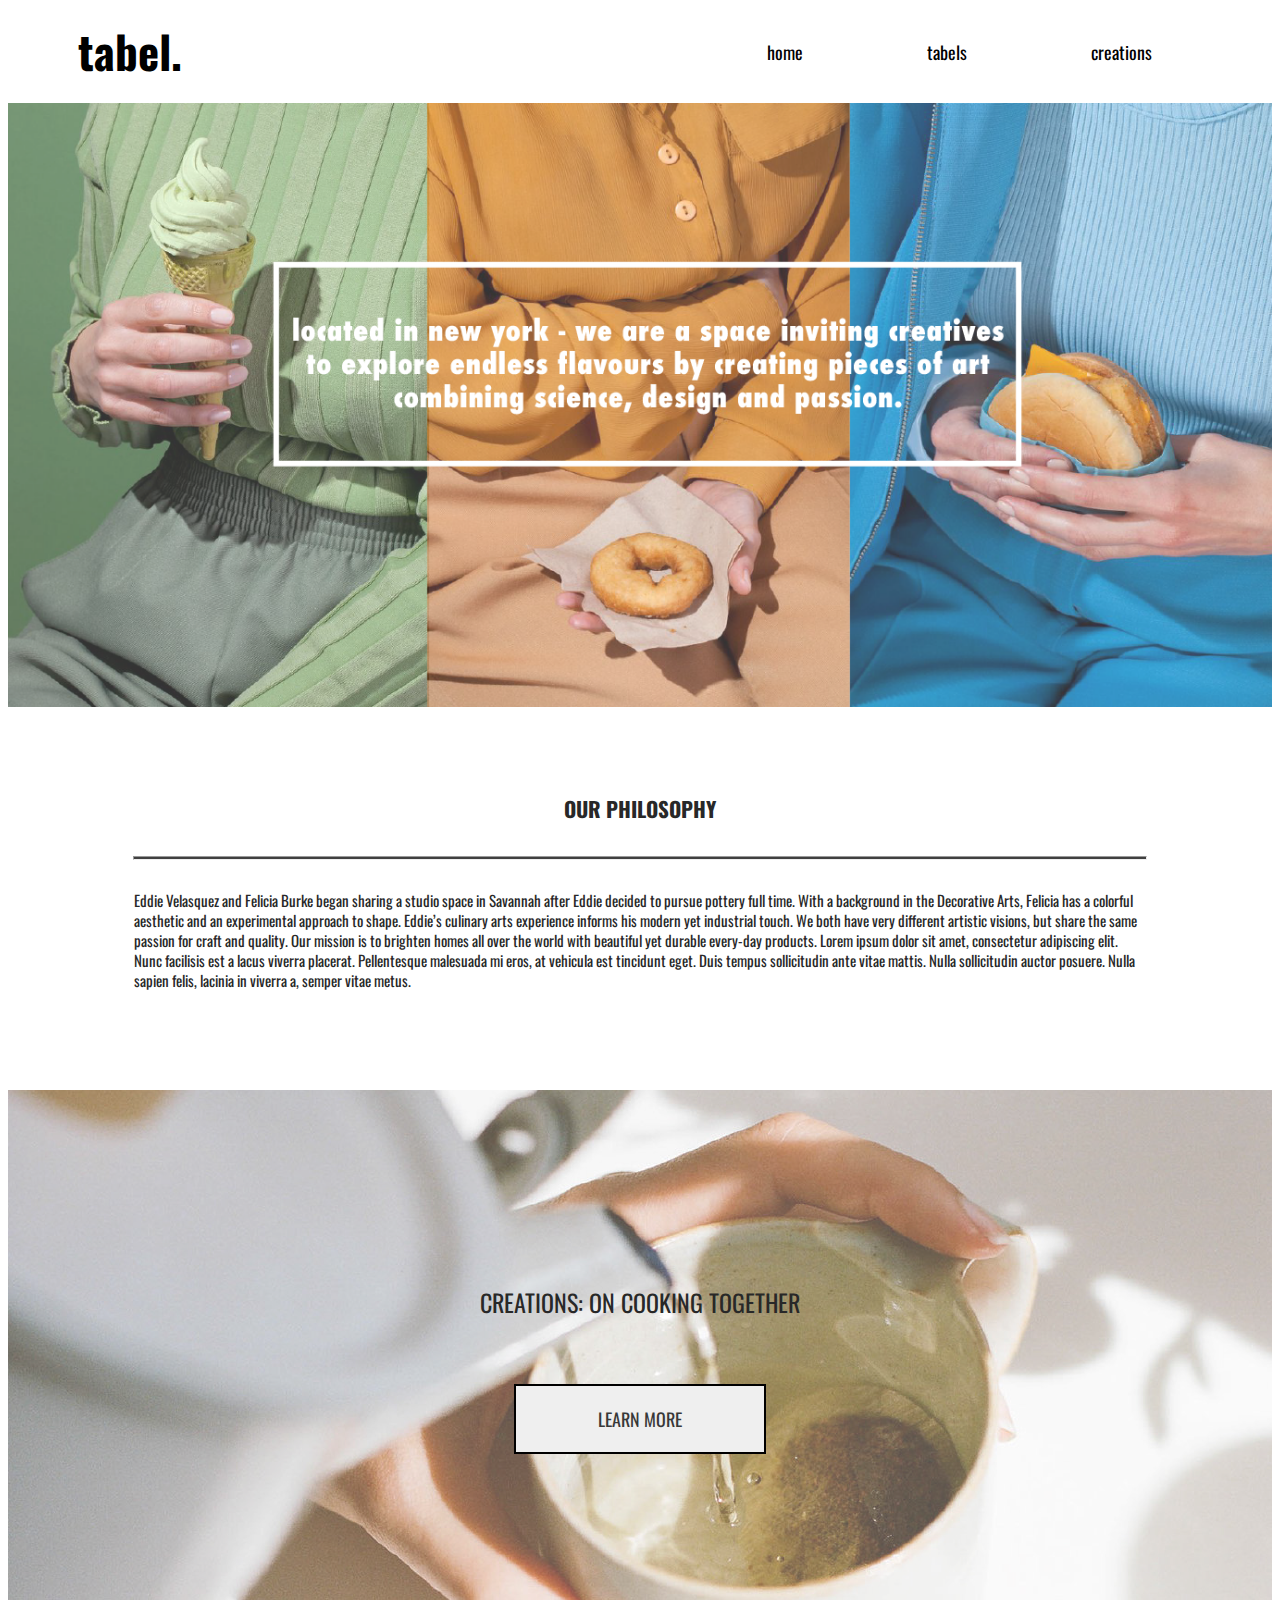
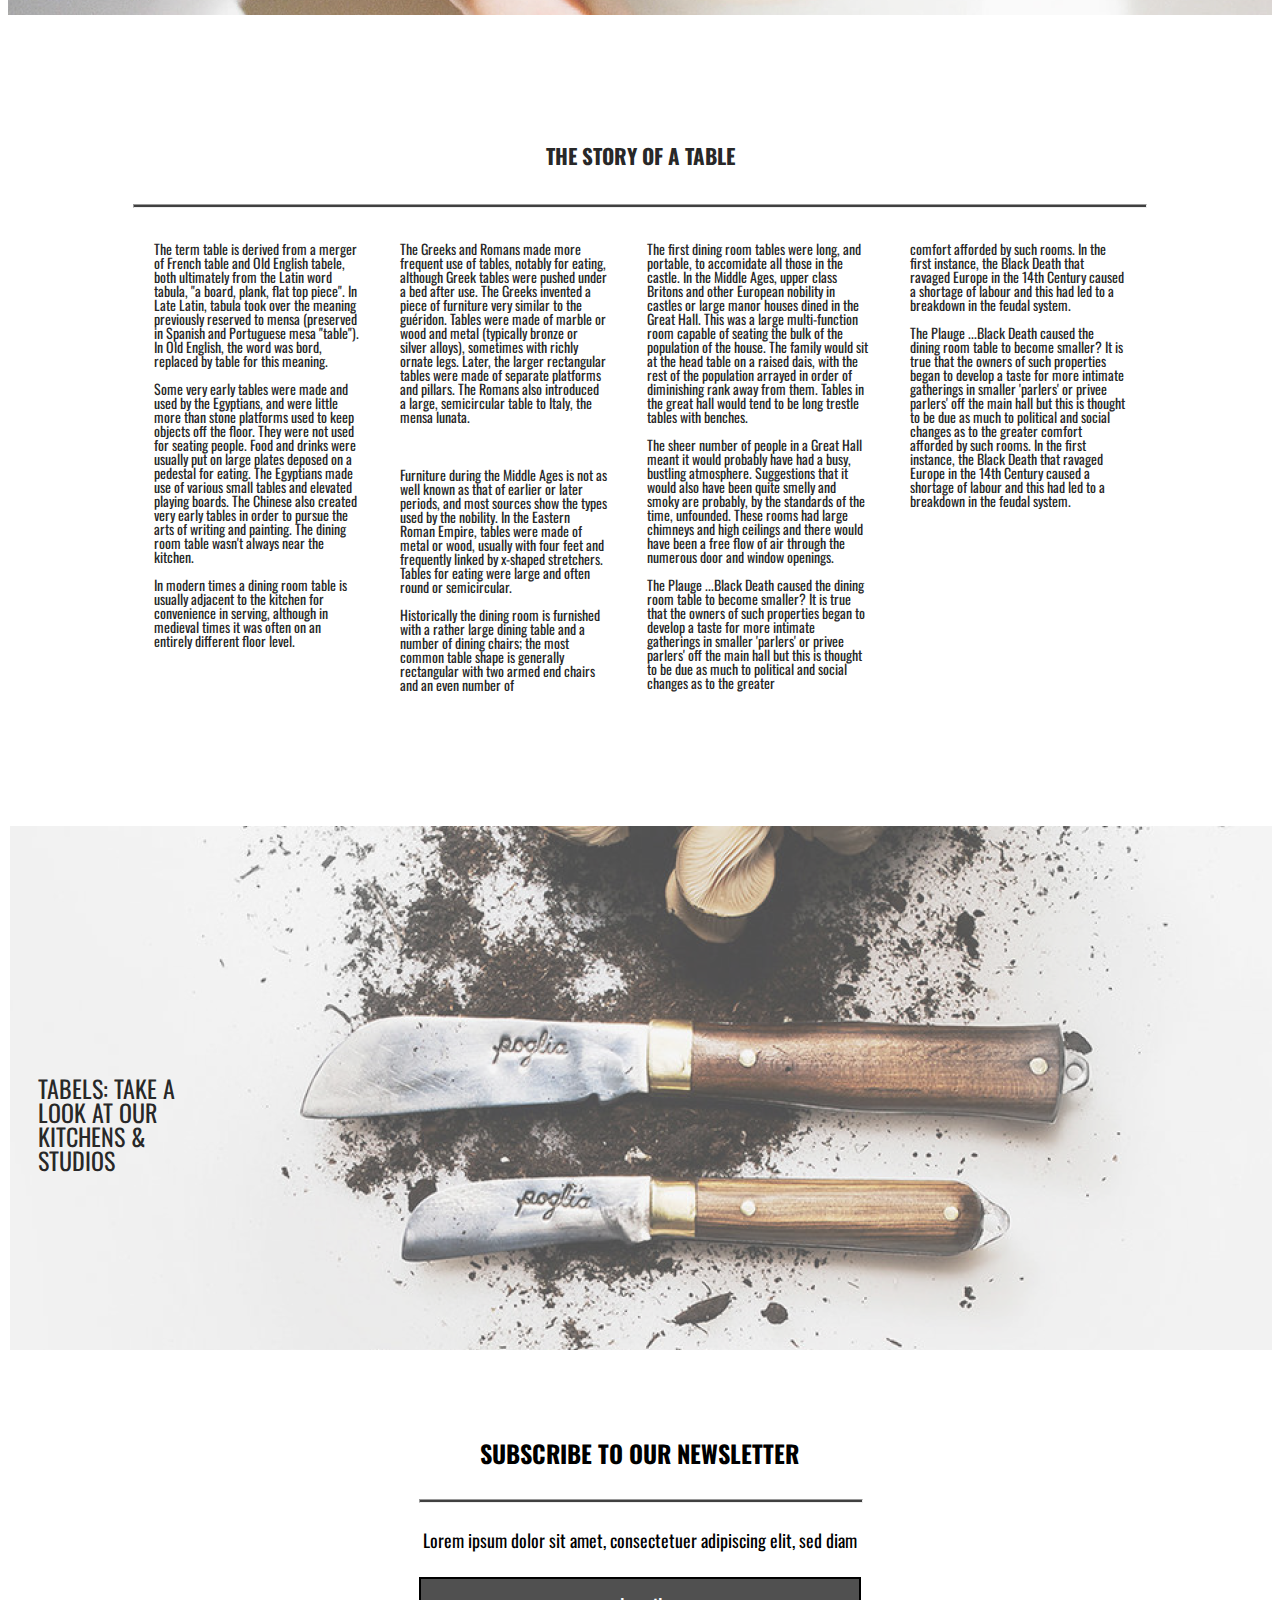
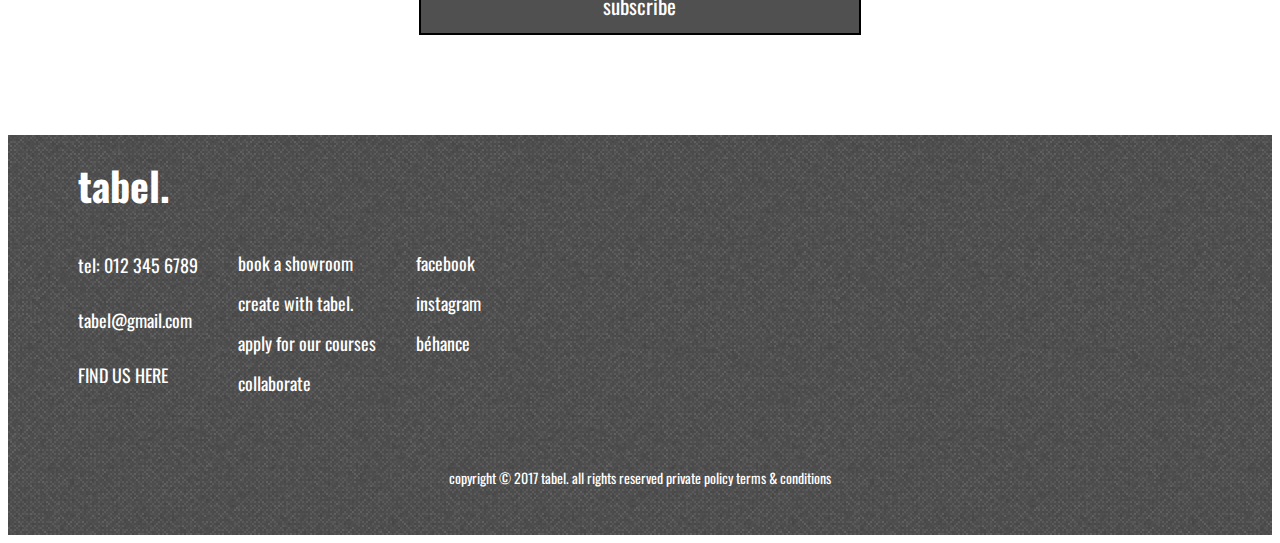
<file: index.html>
<!DOCTYPE html>
<html lang="en">
<head>

  <!-- meta data = brains --> 

  <meta charset="UTF-8">
  <meta name="description" content="Responsive Website">
  <meta name="keywords" content="responsive,tabel,HTML,CSS">
  <meta name="author" content="Larisa Armstrong">
  <meta name="viewport" content="width=device-width, initial-scale=1.0">
	
	<title>tabel.</title>

  <!-- css link -->
  <link rel="stylesheet" type="text/css" href="css/styles.css">
  <link rel="stylesheet" href="icons/css/font-awesome.min.css">

  <!-- fonts link --> 
  <link href="https://fonts.googleapis.com/css?family=Amatic+SC|Oswald|Sue+Ellen+Francisco" rel="stylesheet">

  <!--[if lt IE 9]>
  <script src="bower_components/html5shiv/dist/html5shiv.js"></script>
  <![endif]-->

</head>
<body>

	<header>

	<!-- main header area -->

	<h1 class="logo" ><strong> tabel. </strong></h1>
	<nav class="normal">
		<ul>
			<li><a href="index.html">home</a></li>
			<li class="menu-mobile"><a href="tabels.html">tabels</a></li>
			<li><a href="creations.html">creations</a></li>
		</ul>
	</nav>

<!-- drop down menu for mobile -->

<nav class="mobileMenu">

 <div class="hamMenu_icon" onclick="toggleNav()">
<a href="#" class="icon"><i class="fa fa-bars fa-3x"></i></a>
         
</div>

<center><h1 class="logo-mobile" ><strong> tabel. </strong></h1></center> 
  <div class="hamMenu"> 
             
    <ul>
      <li> <a> home </a> </li>
      <li> <a href="tabels.html"> tabels </a> </li>
      <li> <a href="creations.html"> creations </a> </li>
    </ul>
  </div>

</nav>

  <!-- header home image -->

  <img src="img/homeimage.png" class="home">
  <img src="img/mobilehome.png" class="tablet-home">
  

<div class="heading-container">
<h2><strong> OUR PHILOSOPHY </strong></h2>
</div>
<hr>
<div class="philosophy">
<p class="philosophy-text">Eddie Velasquez and Felicia Burke began sharing a studio space in Savannah after Eddie decided to pursue pottery full time. With a background in the Decorative Arts, Felicia has a colorful aesthetic and an experimental approach to shape. Eddie’s culinary arts experience informs his modern yet industrial touch. We both have very different artistic visions, but share the same passion for craft and quality. Our mission is to brighten homes all over the world with beautiful yet durable every-day products. Lorem ipsum dolor sit amet, consectetur adipiscing elit. Nunc facilisis est a lacus viverra placerat. Pellentesque malesuada mi eros, at vehicula est tincidunt eget. Duis tempus sollicitudin ante vitae mattis. Nulla sollicitudin auctor posuere. Nulla sapien felis, lacinia in viverra a, semper vitae metus.</p>
</div>

<div class="philosophy-mobile">
<p class="philosophy-text-mob">Eddie Velasquez and Felicia Burke began sharing a studio space in Savannah after Eddie decided to pursue pottery full time. With a background in the Decorative Arts, Felicia has a colorful aesthetic and an experimental approach to shape. Eddie’s culinary arts experience informs his modern yet industrial touch. </p>
</div>

<div class="creations-container">
<p class="creations-heading"> CREATIONS: ON COOKING TOGETHER </p>
  <div class="learn-button">
  <a href="#"><button class="learn-more"> LEARN MORE </button></a>
  </div>
</div>

  </header>

<!-- home text --> 

<div class="heading-container">
<h2><strong> THE STORY OF A TABLE </strong></h2>
</div>
<hr>
  <div class="text-container">
   <div class="text">
      <div class="text-tablet">
        <p class="p-desk">The term table is derived from a merger of French table and Old English tabele, both ultimately from the Latin word tabula, "a board, plank, flat top piece". In Late Latin, tabula took over the meaning previously reserved to mensa (preserved in Spanish and Portuguese mesa "table"). In Old English, the word was bord, replaced by table for this meaning.</p>

        <p class="mobile-text">Some very early tables were made and used by the Egyptians, and were little more than stone platforms used to keep objects off the floor. They were not used for seating people. Food and drinks were usually put on large plates deposed on a pedestal for eating. The Egyptians made use of various small tables and elevated playing boards. The Chinese also created very early tables in order to pursue the arts of writing and painting. The dining room table wasn't always near the kitchen.</p>
        <p class="p-desk">In modern times a dining room table is usually adjacent to the kitchen for convenience in serving, although in medieval times it was often on an entirely different floor level.</p> 
      </div>
      <div class="text-tablet">
      <p class="tab-text">The Greeks and Romans made more frequent use of tables, notably for eating, although Greek tables were pushed under a bed after use. The Greeks invented a piece of furniture very similar to the guéridon. Tables were made of marble or wood and metal (typically bronze or silver alloys), sometimes with richly ornate legs. Later, the larger rectangular tables were made of separate platforms and pillars. The Romans also introduced a large, semicircular table to Italy, the mensa lunata.</p>
      <a href="#"><button class="mobile-read">read more...</button></a>
      <br>
      <p class="p-desk">Furniture during the Middle Ages is not as well known as that of earlier or later periods, and most sources show the types used by the nobility. In the Eastern Roman Empire, tables were made of metal or wood, usually with four feet and frequently linked by x-shaped stretchers. Tables for eating were large and often round or semicircular.</p> 

      <p class="p-desk">Historically the dining room is furnished with a rather large dining table and a number of dining chairs; the most common table shape is generally rectangular with two armed end chairs and an even number of </p>
      </div>
      <div class="text-p">
     <p class="p-desk">The first dining room tables were long, and portable, to accomidate all those in the castle. In the Middle Ages, upper class Britons and other European nobility in castles or large manor houses dined in the Great Hall. This was a large multi-function room capable of seating the bulk of the population of the house. The family would sit at the head table on a raised dais, with the rest of the population arrayed in order of diminishing rank away from them. Tables in the great hall would tend to be long trestle tables with benches.</p>
     <p class="p-desk">The sheer number of people in a Great Hall meant it would probably have had a busy, bustling atmosphere. Suggestions that it would also have been quite smelly and smoky are probably, by the standards of the time, unfounded. These rooms had large chimneys and high ceilings and there would have been a free flow of air through the numerous door and window openings.</p>
      <p class="p-desk">The Plauge ...Black Death caused the dining room table to become smaller?
      It is true that the owners of such properties began to develop a taste for more intimate gatherings in smaller 'parlers' or privee parlers' off the main hall but this is thought to be due as much to political and social changes as to the greater  </p>
      </div>
      <div class="text-p">
      <p class="p-desk">comfort afforded by such rooms. In the first instance, the Black Death that ravaged Europe in the 14th Century caused a shortage of labour and this had led to a breakdown in the feudal system.</p> 

     <p class="p-desk">The Plauge ...Black Death caused the dining room table to become smaller?
      It is true that the owners of such properties began to develop a taste for more intimate gatherings in smaller 'parlers' or privee parlers' off the main hall but this is thought to be due as much to political and social changes as to the greater comfort afforded by such rooms. In the first instance, the Black Death that ravaged Europe in the 14th Century caused a shortage of labour and this had led to a breakdown in the feudal system. </p>
      </div>

   </div>
</div>

<div class="tabels-container">
<a href="#"><p class="tabels-heading"> TABELS: TAKE A LOOK AT OUR KITCHENS 
&amp; STUDIOS </p></a>
</div>

<!-- subscribe area -->

<div id="subscribe">
<h3> SUBSCRIBE TO OUR NEWSLETTER </h3>
<hr class="sub-line">
<p class="lorem"> Lorem ipsum dolor sit amet, consectetuer adipiscing elit, sed diam </p>
<a href="#"><button class="subscribe"> subscribe </button></a>
</div>

<!-- footer area --> 

<footer>

  <section class="section-footer">

    <div class="logo-part">
    <h1 class="logo2">tabel.</h1>
    </div>

    <div class="footer-container">
      <div class="footer-info">
        <div class="contact">
        <p class="contact-text">tel: 012 345 6789 </p>
        <p class="contact-text">tabel@gmail.com</p>
        <a href="https://www.google.co.za/maps/place/New+York+City+Center/@40.7638244,-73.9816471,17z/data=!3m1!4b1!4m5!3m4!1s0x89c258f9cfcb250d:0xdb570ddcb766e3a8!8m2!3d40.7638204!4d-73.9794531?hl=en"><p class="contact-text"> FIND US HERE </p></a>


        </div>

        <div class="middle">
        <ul class="links">
        <li><a href="#"> book a showroom </a></li>
        <li><a href="#"> create with tabel. </a></li>
        <li><a href="#"> apply for our courses </a></li>
        <li><a href="#"> collaborate </a></li>
        </ul>
        </div>
      

        <div class="social">
        <ul class="links">
         <li><a href="#"> facebook </a></li>
         <li><a href="#"> instagram </a></li>
         <li><a href="#"> béhance </a></li>
        </ul>
        </div> 
     </div>
    </div>

  <div class="copyright">
  <p class="copyright-text">copyright &copy; 2017 tabel. all rights reserved  private policy  terms &amp; conditions</p>
  </div>

  </section>


<!-- mobile footer area -->

<section class="section-footer-mobile">

    <div class="logo-part-mobile">
    <h1 class="logo2">tabel.</h1>
    </div>

    <div class="footer-container-mob">
      <div class="footer-info-mob">
        <div class="contact-mob">
        <p class="contact-text-mob">tel: 012 345 6789 </p>
        <p class="contact-text-mob">tabel@gmail.com</p>
        </div>

        <div class="middle-mob">
        <ul class="links-mob">
        <li><a href="#"> book a showroom </a></li>
        <li><a href="#"> create with tabel. </a></li>
        <li><a href="#"> apply for our courses </a></li>
        <li><a href="#"> collaborate </a></li>
        </ul>
        </div>
      

        <div class="social-mob">
        <i class="fa fa-facebook-official fa-2x" aria-hidden="true"></i>
        </div>
        <div class="social-mob">
        <i class="fa fa-instagram fa-2x" aria-hidden="true"></i>
        </div>
        <div class="social-mob">
        <i class="fa fa-behance-square fa-2x" aria-hidden="true"></i>
        </div>
        
      </div>
    </div>



  <div class="copyright-mob">
  <p class="copyright-text-mob">copyright &copy; 2017 tabel. all rights reserved  private policy  terms &amp; conditions</p>
  </div>

  </section>

</footer>

</body>

<script>
  var hamMenu = document.getElementsByClassName('hamMenu') [0];
        var hamIcn = document.getElementsByClassName('hamMenu_icon') [0];
        
        var toggleBool = false;
        
        function toggleNav() {
            
            if (toggleBool === false) {
                OpenNav();
                
            }else if (toggleBool == true) {
                CloseNav();
            }
        }
        
        function OpenNav() {
            hamMenu.style.width = "50%";
            hamIcn.style.transform = "rotate(90deg)";
            toggleBool = true;
           
        }
        
        function CloseNav() {
            hamMenu.style.width = "0%";
            hamIcn.style.transform = "rotate(0deg)";
            toggleBool = false;

    
        }

</script>

</html>
</file>
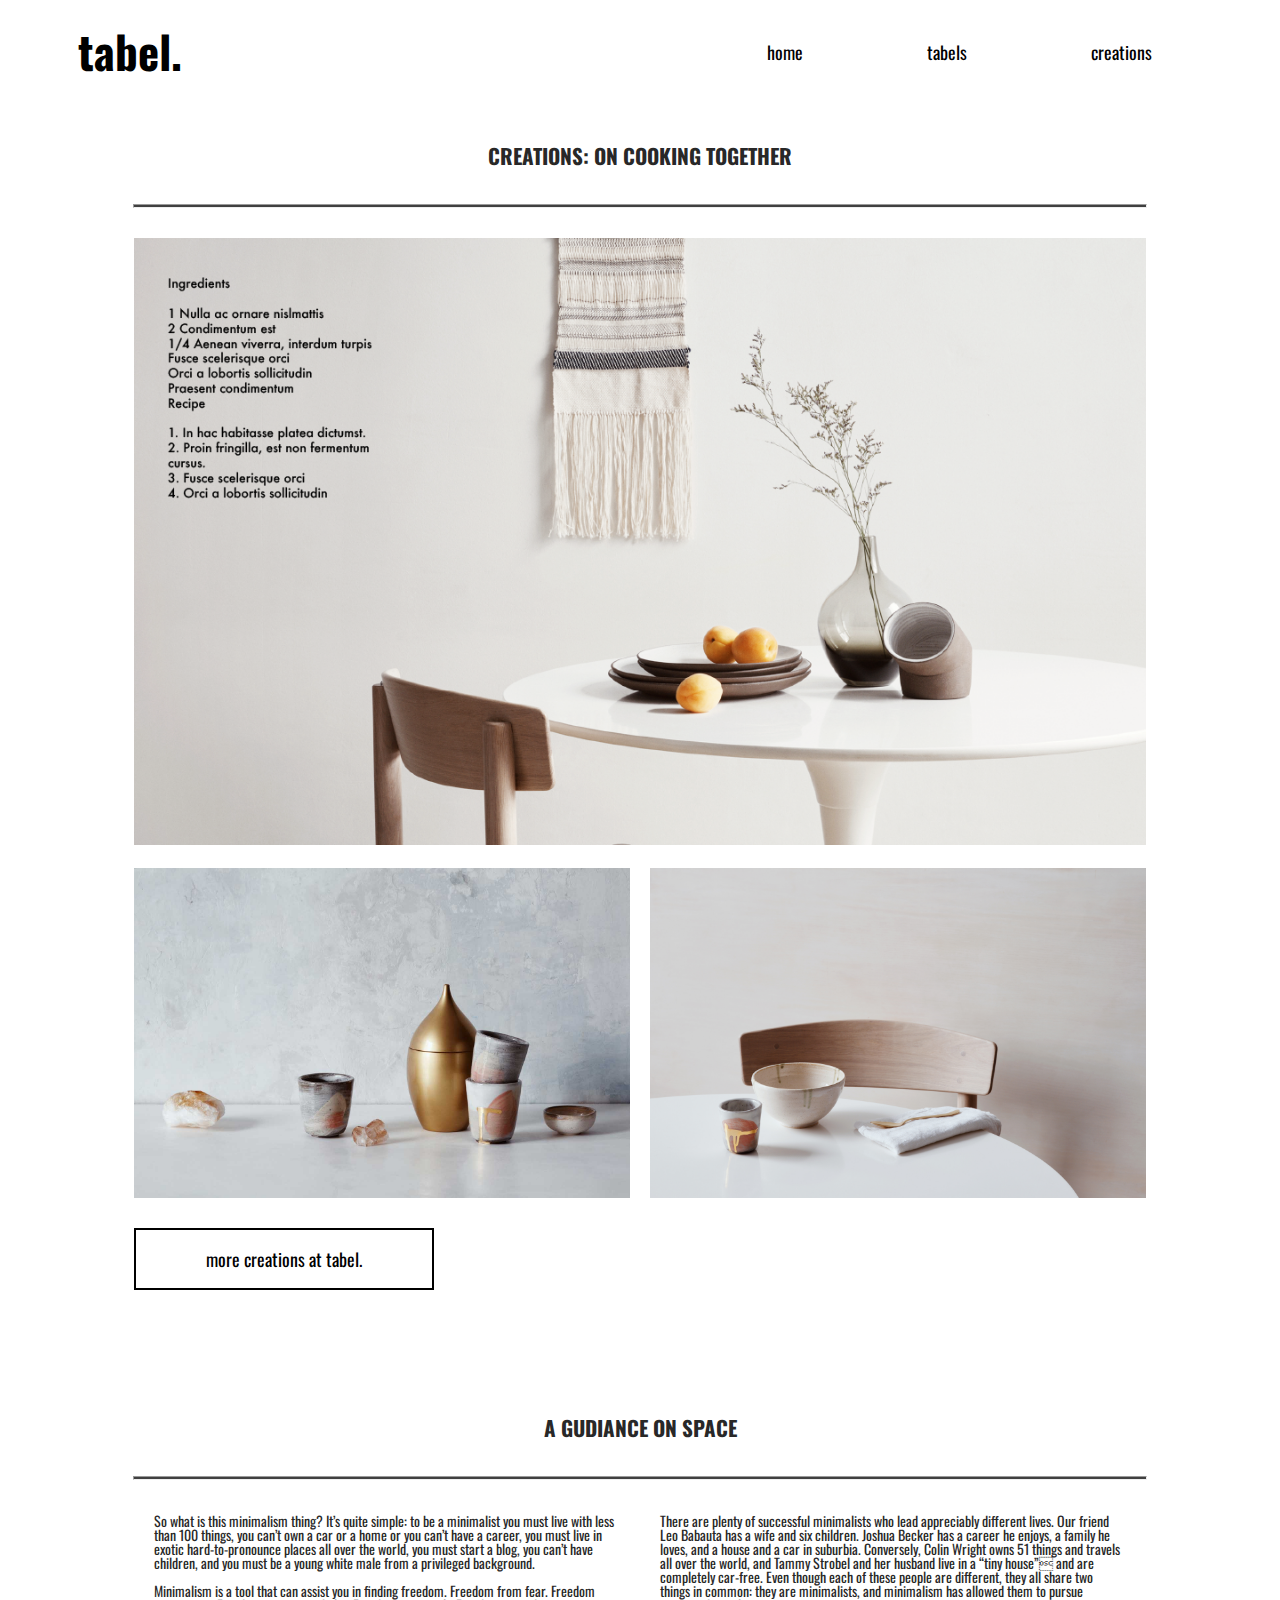
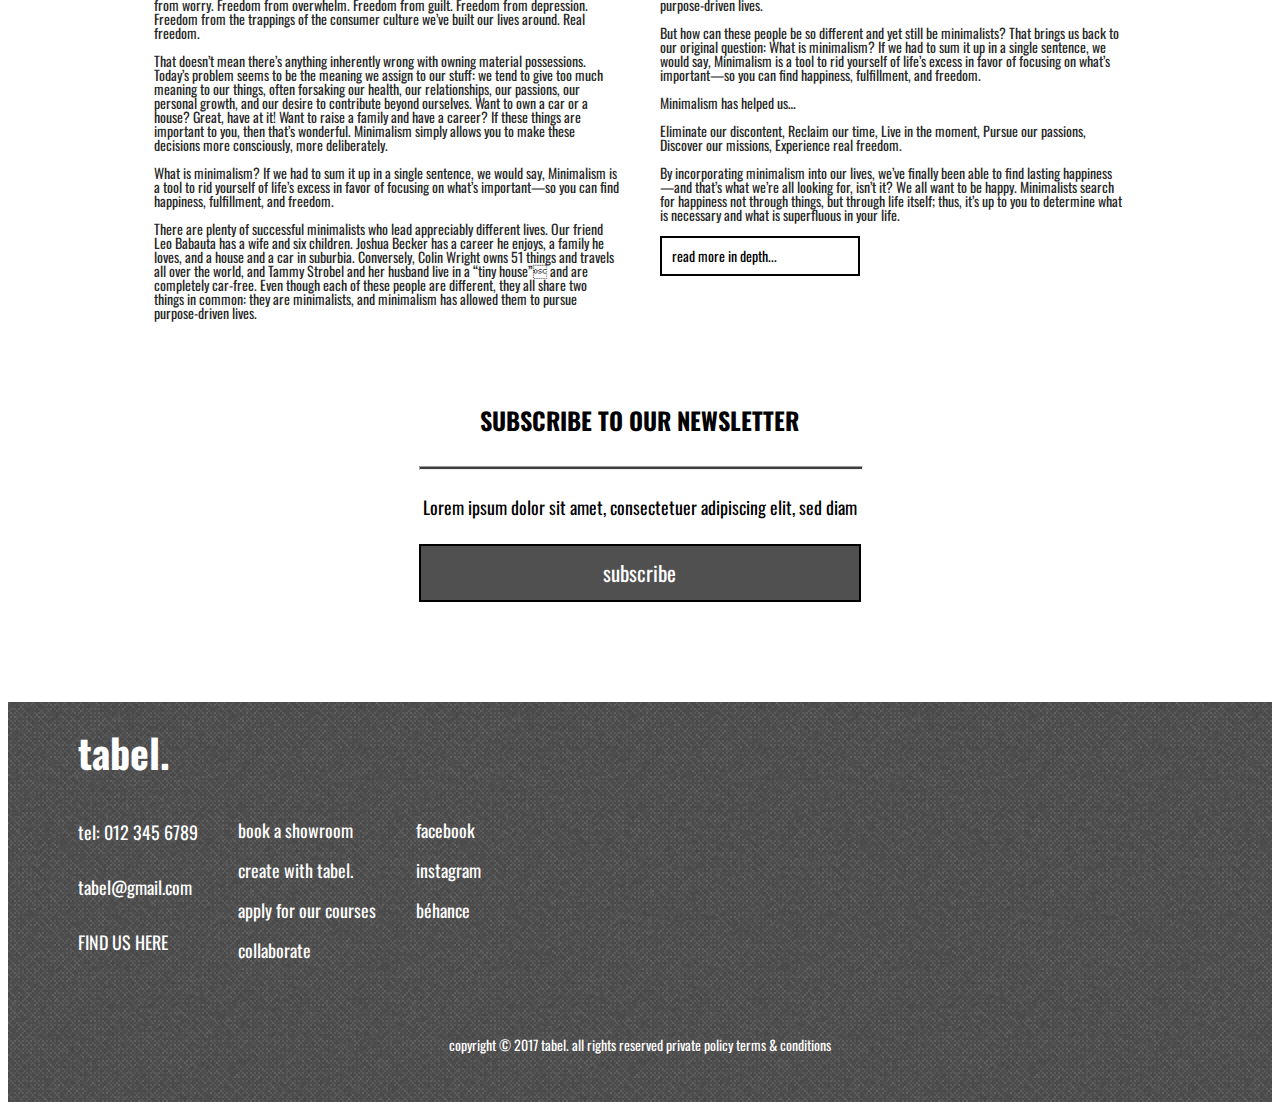
<file: creations.html>
<!DOCTYPE html>
<html lang="en">
<head>

  <!-- meta data = brains --> 

  <meta charset="UTF-8">
  <meta name="description" content="Responsive Website">
  <meta name="keywords" content="responsive,tabel,HTML,CSS">
  <meta name="author" content="Larisa Armstrong">
  <meta name="viewport" content="width=device-width, initial-scale=1.0">
	
	<title>tabel.</title>

  <!-- css link -->
  <link rel="stylesheet" type="text/css" href="css/styles.css">
  <link rel="stylesheet" href="icons/css/font-awesome.min.css">

  <!-- fonts link --> 
  <link href="https://fonts.googleapis.com/css?family=Amatic+SC|Oswald|Sue+Ellen+Francisco" rel="stylesheet">

  <!--[if lt IE 9]>
  <script src="bower_components/html5shiv/dist/html5shiv.js"></script>
  <![endif]-->

</head>
<body>

	<header>

	<!-- main header area -->

  <h1 class="logo" ><strong> tabel. </strong></h1>
  <nav class="normal">
    <ul>
      <li><a href="index.html">home</a></li>
      <li class="menu-mobile"><a href="tabels.html">tabels</a></li>
      <li><a href="creations.html">creations</a></li>
    </ul>
  </nav>

  <!-- drop down menu for mobile -->

<nav class="mobileMenu">
 <div class="hamMenu_icon" onclick="toggleNav()">
<a href="#" class="icon"><i class="fa fa-bars fa-3x"></i></a>
         
</div>

<center><h1 class="logo-mobile" ><strong> tabel. </strong></h1></center> 
  <div class="hamMenu"> 
    <ul>
        <li> <a href="index.html"> home </a> </li>
        <li> <a href="tabels.html"> tabels </a> </li>
        <li> <a href="creations.html"> creations </a> </li>
    </ul>
  </div>
</nav>

	
<!-- creations area -->

  <div class="headingcontainer2">
  <h2><strong> CREATIONS: ON COOKING TOGETHER </strong></h2>
  </div>
  <hr class="tabelheading">

  <div class="creation1">
    <a href="#"><img src="img/creation1.png" class="creation-pic-1"></a>
  </div>
  <div class="creation1-mobile">
    <a href="#"><img src="img/mobile-creation.png" class="creation-pic-2"></a>
  </div>

  <div class="pic-container">
    <img src="img/clay7.jpg" class="pic1">
    <img src="img/clay1.jpg" class="pic2"> 
  </div>

  <a href="#"><button class="more-creations"> more creations at tabel. </button></a>
	</header>

<div class="heading-container">
<h2><strong> A GUDIANCE ON SPACE </strong></h2>
</div>
<hr>
  <div class="text-container2">
   <div class="text-item">
     <p class="guide1">So what is this minimalism thing? It’s quite simple: to be a minimalist you must live with less than 100 things, you can’t own a car or a home or you can’t have a career, you must live in exotic hard-to-pronounce places all over the world, you must start a blog, you can’t have children, and you must be a young white male from a privileged background.</p>

     <p class="guide1">Minimalism is a tool that can assist you in finding freedom. Freedom from fear. Freedom from worry. Freedom from overwhelm. Freedom from guilt. Freedom from depression. Freedom from the trappings of the consumer culture we’ve built our lives around. Real freedom.</p>

    <p class="guide2">That doesn’t mean there’s anything inherently wrong with owning material possessions. Today’s problem seems to be the meaning we assign to our stuff: we tend to give too much meaning to our things, often forsaking our health, our relationships, our passions, our personal growth, and our desire to contribute beyond ourselves. Want to own a car or a house? Great, have at it! Want to raise a family and have a career? If these things are important to you, then that’s wonderful. Minimalism simply allows you to make these decisions more consciously, more deliberately.</p>

    <p class="guide2">What is minimalism? If we had to sum it up in a single sentence, we would say, Minimalism is a tool to rid yourself of life’s excess in favor of focusing on what’s important—so you can find happiness, fulfillment, and freedom.</p>

    <p class="guide2">There are plenty of successful minimalists who lead appreciably different lives. Our friend Leo Babauta has a wife and six children. Joshua Becker has a career he enjoys, a family he loves, and a house and a car in suburbia. Conversely, Colin Wright owns 51 things and travels all over the world, and Tammy Strobel and her husband live in a “tiny house” and are completely car-free. Even though each of these people are different, they all share two things in common: they are minimalists, and minimalism has allowed them to pursue purpose-driven lives.</p>
  </div>
  <div class="text-item2">
    <p class="guide1">There are plenty of successful minimalists who lead appreciably different lives. Our friend Leo Babauta has a wife and six children. Joshua Becker has a career he enjoys, a family he loves, and a house and a car in suburbia. Conversely, Colin Wright owns 51 things and travels all over the world, and Tammy Strobel and her husband live in a “tiny house” and are completely car-free. Even though each of these people are different, they all share two things in common: they are minimalists, and minimalism has allowed them to pursue purpose-driven lives.</p>

    <p class="guide2">But how can these people be so different and yet still be minimalists? That brings us back to our original question: What is minimalism? If we had to sum it up in a single sentence, we would say, Minimalism is a tool to rid yourself of life’s excess in favor of focusing on what’s important—so you can find happiness, fulfillment, and freedom.</p>

    <p class="guide2">Minimalism has helped us…</p>

    <p class="guide2">Eliminate our discontent, Reclaim our time, Live in the moment, Pursue our passions, Discover our missions, Experience real freedom.</p>

    <p class="guide2">By incorporating minimalism into our lives, we’ve finally been able to find lasting happiness—and that’s what we’re all looking for, isn’t it? We all want to be happy. Minimalists search for happiness not through things, but through life itself; thus, it’s up to you to determine what is necessary and what is superfluous in your life.</p>

    <a href="#"><button class="more-depth"> read more in depth... </button></a>
  
  </div>
  </div>

  <div class="text-item-mob">
     <p class="guide1-mob">So what is this minimalism thing? It’s quite simple: to be a minimalist you must live with less than 100 things, you can’t own a car or a home or you can’t have a career, you must live in exotic hard-to-pronounce places all over the world, you must start a blog, you can’t have children, and you must be a young white male from a privileged background.</p>
    </div>

  <a href="#"><button class="more-depth-mob"> read more in depth... </button></a>

  

<!-- subscribe area -->

<div id="subscribe">
<h3> SUBSCRIBE TO OUR NEWSLETTER </h3>
<hr class="sub-line">
<p class="lorem"> Lorem ipsum dolor sit amet, consectetuer adipiscing elit, sed diam </p>
<button class="subscribe"> subscribe </button>
</div>

<!-- footer area -->

<footer>

  <section class="section-footer">

    <div class="logo-part">
    <h1 class="logo2">tabel.</h1>
    </div>

    <div class="footer-container">
      <div class="footer-info">
        <div class="contact">
        <p class="contact-text">tel: 012 345 6789 </p>
        <p class="contact-text">tabel@gmail.com</p>
        <a href="https://www.google.co.za/maps/place/New+York+City+Center/@40.7638244,-73.9816471,17z/data=!3m1!4b1!4m5!3m4!1s0x89c258f9cfcb250d:0xdb570ddcb766e3a8!8m2!3d40.7638204!4d-73.9794531?hl=en"><p class="contact-text"> FIND US HERE </p></a>
        </div>

        <div class="middle">
        <ul class="links">
        <li><a href="#"> book a showroom </a></li>
        <li><a href="#"> create with tabel. </a></li>
        <li><a href="#"> apply for our courses </a></li>
        <li><a href="#"> collaborate </a></li>
        </ul>
        </div>
      

        <div class="social">
        <ul class="links">
         <li><a href="#"> facebook </a></li>
         <li><a href="#"> instagram </a></li>
         <li><a href="#"> béhance </a></li>
        </ul>
        </div>
        
      </div>
    </div>


<!-- mobile footer area -->

  <div class="copyright">
  <p class="copyright-text">copyright &copy; 2017 tabel. all rights reserved  private policy  terms &amp; conditions</p>
  </div>

  </section>

<section class="section-footer-mobile">

    <div class="logo-part-mobile">
    <h1 class="logo2">tabel.</h1>
    </div>

    <div class="footer-container-mob">
      <div class="footer-info-mob">
        <div class="contact-mob">
        <p class="contact-text-mob">tel: 012 345 6789 </p>
        <p class="contact-text-mob">tabel@gmail.com</p>
        </div>

        <div class="middle-mob">
        <ul class="links-mob">
        <li><a href="#"> book a showroom </a></li>
        <li><a href="#"> create with tabel. </a></li>
        <li><a href="#"> apply for our courses </a></li>
        <li><a href="#"> collaborate </a></li>
        </ul>
        </div>
      

        <div class="social-mob">
        <i class="fa fa-facebook-official fa-2x" aria-hidden="true"></i>
        </div>
        <div class="social-mob">
        <i class="fa fa-instagram fa-2x" aria-hidden="true"></i>
        </div>
        <div class="social-mob">
        <i class="fa fa-behance-square fa-2x" aria-hidden="true"></i>
        </div>
     
      </div>
    </div>



  <div class="copyright-mob">
  <p class="copyright-text-mob">copyright &copy; 2017 tabel. all rights reserved  private policy  terms &amp; conditions</p>
  </div>

  </section>


</footer>

</body>

<script>
  var hamMenu = document.getElementsByClassName('hamMenu') [0];
        var hamIcn = document.getElementsByClassName('hamMenu_icon') [0];
        
        var toggleBool = false;
        
        function toggleNav() {
            
            if (toggleBool === false) {
                OpenNav();
                
            }else if (toggleBool == true) {
                CloseNav();
            }
        }
        
        function OpenNav() {
            hamMenu.style.width = "50%";
            hamIcn.style.transform = "rotate(90deg)";
            toggleBool = true;
           
        }
        
        function CloseNav() {
            hamMenu.style.width = "0%";
            hamIcn.style.transform = "rotate(0deg)";
            toggleBool = false;

    
        }

</script>

</html>
</file>
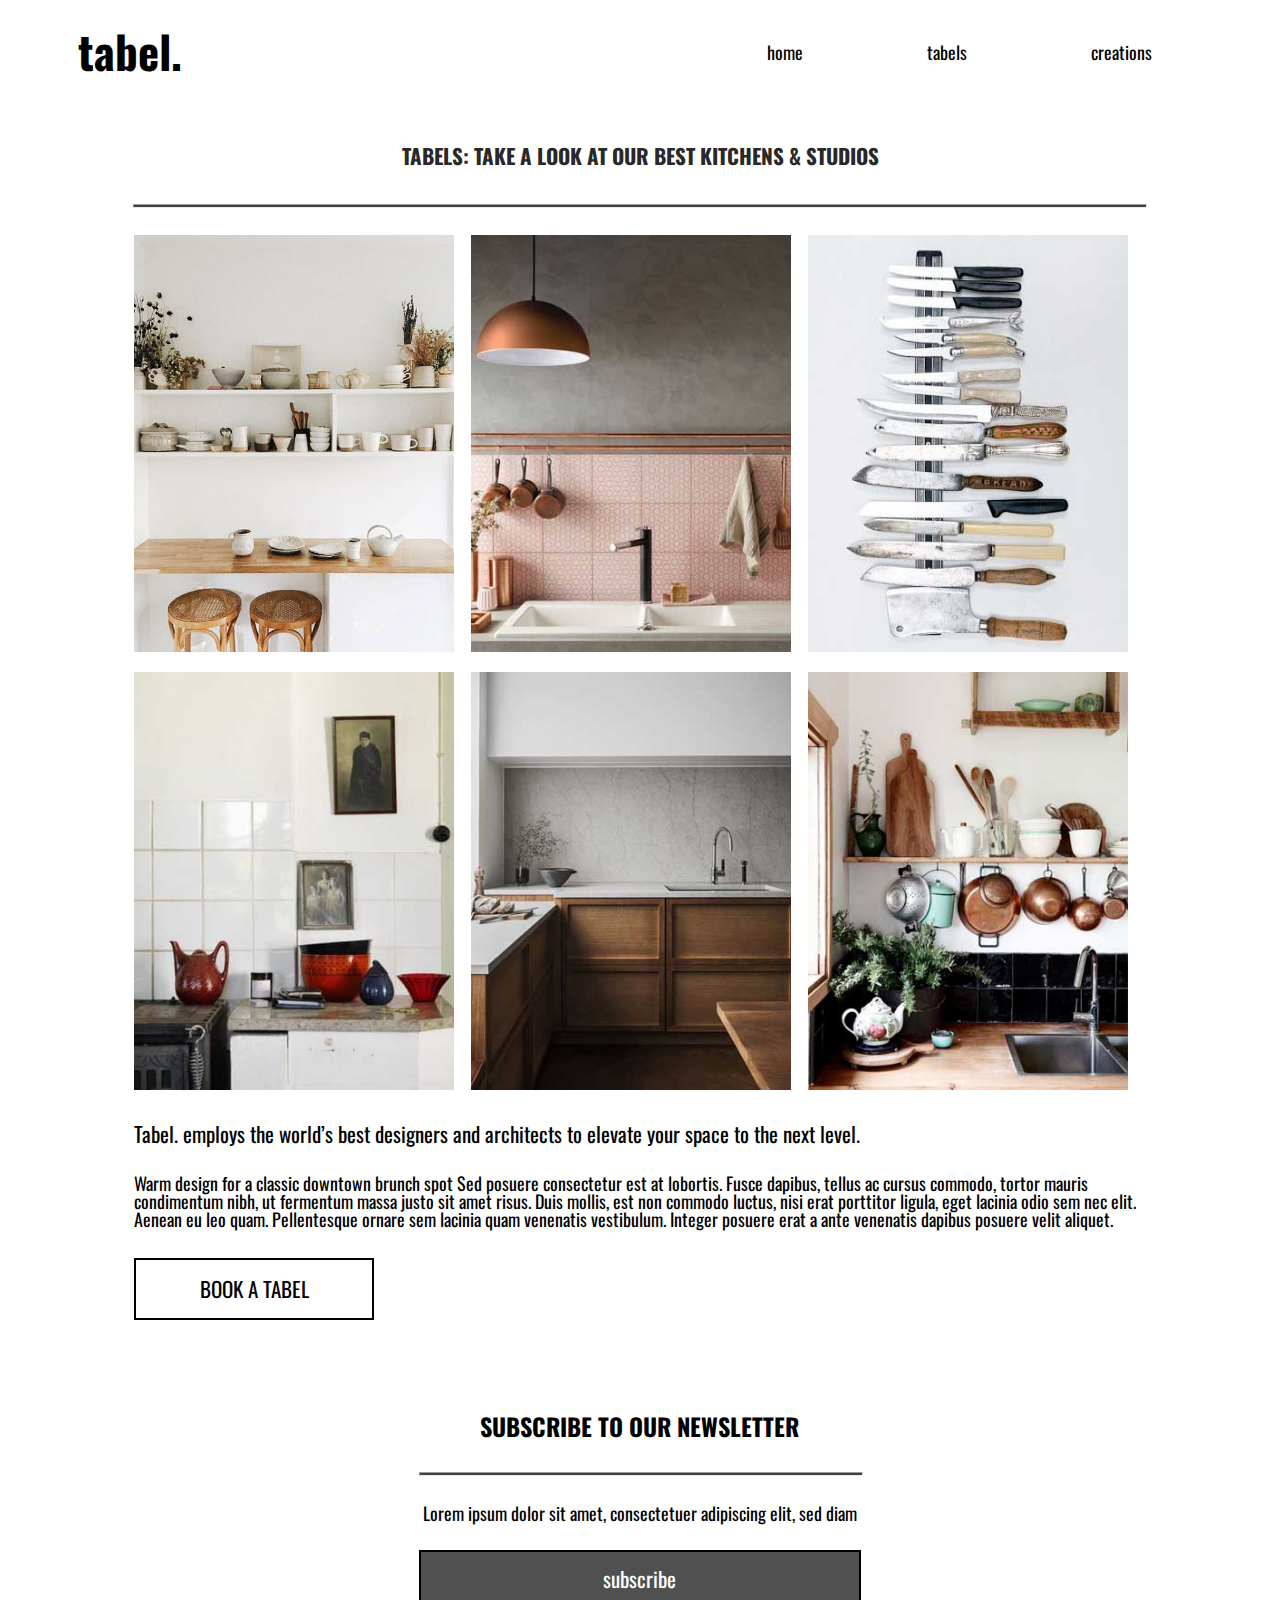
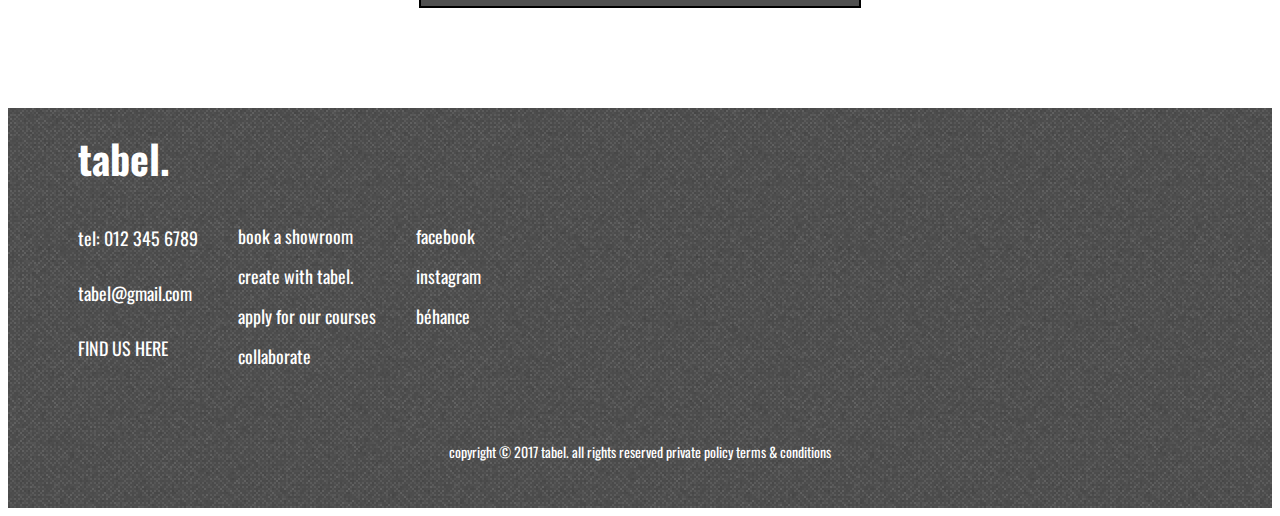
<file: tabels.html>
<!DOCTYPE html>
<html lang="en">
<head>

  <!-- meta data = brains --> 

  <meta charset="UTF-8">
  <meta name="description" content="Responsive Website">
  <meta name="keywords" content="responsive,tabel,HTML,CSS">
  <meta name="author" content="Larisa Armstrong">
  <meta name="viewport" content="width=device-width, initial-scale=1.0">
	
	<title>tabel.</title>

  <!-- css link -->
  <link rel="stylesheet" type="text/css" href="css/styles.css">
  <link rel="stylesheet" href="icons/css/font-awesome.min.css">

  <!-- fonts link --> 
  <link href="https://fonts.googleapis.com/css?family=Amatic+SC|Oswald|Sue+Ellen+Francisco" rel="stylesheet">

  <!--[if lt IE 9]>
  <script src="bower_components/html5shiv/dist/html5shiv.js"></script>
  <![endif]-->

</head>
<body>

	<header>

	<!-- main header area -->

  <h1 class="logo" ><strong> tabel. </strong></h1>
  <nav class="normal">
    <ul>
      <li><a href="index.html">home</a></li>
      <li class="menu-mobile"><a href="tabels.html">tabels</a></li>
      <li><a href="creations.html">creations</a></li>
    </ul>
  </nav>

 <!-- drop down menu for mobile -->

<nav class="mobileMenu">

<div class="hamMenu_icon" onclick="toggleNav()">
<a href="#" class="icon"><i class="fa fa-bars fa-3x"></i></a>
         
</div>

<center><h1 class="logo-mobile" ><strong> tabel. </strong></h1></center> 
    <div class="hamMenu">       
    <ul>
    <li> <a href="index.html"> home </a> </li>
    <li> <a href="tabels.html"> tabels </a> </li>
    <li> <a href="creations.html"> creations </a> </li>
    </ul>
    </div>
</nav>


<div class="headingcontainer2">
<h2><strong> TABELS: TAKE A LOOK AT OUR BEST KITCHENS &amp; STUDIOS</strong></h2>
</div>
<hr class="tabelheading">
  

<!-- pics containers -->

<div class="tabel-container">
    <div class="tabel-items">
      <img src="img/kitchen.jpg" class="pic">
    </div>
    <div class="tabel-items">
      <img src="img/kitchen3-re.jpg" class="pic">
    </div>
    <div class="tabel-items">
      <img src="img/kitchen6-re.jpg" class="pic">
    </div>
    <div class="tabel-items">
      <img src="img/kitchen7-re.jpg" class="pic">
    </div>
    <div class="tabel-items">
      <img src="img/kitchen2-re.jpg" class="pic">
    </div>
    <div class="tabel-items">
      <img src="img/kitchen8-re.jpg" class="pic">
    </div>
</div>

	</header>

<div class="tabel-info1">Tabel. employs the world’s best designers and architects to elevate your space to the next level. </div>

<div class="tabel-info2">Warm design for a classic downtown brunch spot Sed posuere consectetur est at lobortis. Fusce dapibus, tellus ac cursus commodo, tortor mauris condimentum nibh, ut fermentum massa justo sit amet risus. Duis mollis, est non commodo luctus, nisi erat porttitor ligula, eget lacinia odio sem nec elit. Aenean eu leo quam. Pellentesque ornare sem lacinia quam venenatis vestibulum. Integer posuere erat a ante venenatis dapibus posuere velit aliquet.</div>

<a href="#"><button class="book-now"> BOOK A TABEL </button></a>

<!-- subscribe area -->

<div id="subscribe">
<h3> SUBSCRIBE TO OUR NEWSLETTER </h3>
<hr class="sub-line">
<p class="lorem"> Lorem ipsum dolor sit amet, consectetuer adipiscing elit, sed diam </p>
<button class="subscribe"> subscribe </button>
</div>


<!-- footer area --> 

<footer>

  <section class="section-footer">

    <div class="logo-part">
    <h1 class="logo2">tabel.</h1>
    </div>

    <div class="footer-container">
      <div class="footer-info">
        <div class="contact">
        <p class="contact-text">tel: 012 345 6789 </p>
        <p class="contact-text">tabel@gmail.com</p>
        <a href="https://www.google.co.za/maps/place/New+York+City+Center/@40.7638244,-73.9816471,17z/data=!3m1!4b1!4m5!3m4!1s0x89c258f9cfcb250d:0xdb570ddcb766e3a8!8m2!3d40.7638204!4d-73.9794531?hl=en"><p class="contact-text"> FIND US HERE </p></a>
        </div>

        <div class="middle">
        <ul class="links">
        <li><a href="#"> book a showroom </a></li>
        <li><a href="#"> create with tabel. </a></li>
        <li><a href="#"> apply for our courses </a></li>
        <li><a href="#"> collaborate </a></li>
        </ul>
        </div>
      

        <div class="social">
        <ul class="links">
         <li><a href="#"> facebook </a></li>
         <li><a href="#"> instagram </a></li>
         <li><a href="#"> béhance </a></li>
        </ul>
        </div> 
      
     </div>
    </div>



  <div class="copyright">
  <p class="copyright-text">copyright &copy; 2017 tabel. all rights reserved  private policy  terms &amp; conditions</p>
  </div>

  </section>


<!-- mobile footer area -->

<section class="section-footer-mobile">

    <div class="logo-part-mobile">
    <h1 class="logo2">tabel.</h1>
    </div>

    <div class="footer-container-mob">
      <div class="footer-info-mob">
        <div class="contact-mob">
        <p class="contact-text-mob">tel: 012 345 6789 </p>
        <p class="contact-text-mob">tabel@gmail.com</p>
        </div>

        <div class="middle-mob">
        <ul class="links-mob">
        <li><a href="#"> book a showroom </a></li>
        <li><a href="#"> create with tabel. </a></li>
        <li><a href="#"> apply for our courses </a></li>
        <li><a href="#"> collaborate </a></li>
        </ul>
        </div>
      

        <div class="social-mob">
        <i class="fa fa-facebook-official fa-2x" aria-hidden="true"></i>
        </div>
        <div class="social-mob">
        <i class="fa fa-instagram fa-2x" aria-hidden="true"></i>
        </div>
        <div class="social-mob">
        <i class="fa fa-behance-square fa-2x" aria-hidden="true"></i>
        </div>
      </div>
    </div>



  <div class="copyright-mob">
  <p class="copyright-text-mob">copyright &copy; 2017 tabel. all rights reserved  private policy  terms &amp; conditions</p>
  </div>

  </section>


</footer> 



</body>

<script>
  var hamMenu = document.getElementsByClassName('hamMenu') [0];
        var hamIcn = document.getElementsByClassName('hamMenu_icon') [0];
        
        var toggleBool = false;
        
        function toggleNav() {
            
            if (toggleBool === false) {
                OpenNav();
                
            }else if (toggleBool == true) {
                CloseNav();
            }
        }
        
        function OpenNav() {
            hamMenu.style.width = "50%";
            hamIcn.style.transform = "rotate(90deg)";
            toggleBool = true;
           
        }
        
        function CloseNav() {
            hamMenu.style.width = "0%";
            hamIcn.style.transform = "rotate(0deg)";
            toggleBool = false;

    
        }

</script>

</html>
</file>
<file: css/styles.css>
font-family: 'Oswald', sans-serif;

/* http://meyerweb.com/eric/tools/css/reset/ 
   v2.0 | 20110126
   License: none (public domain) */

html, body, div, span, applet, object, iframe,
h1, h2, h3, h4, h5, h6, blockquote, pre,
a, abbr, acronym, address, big, cite, code,
del, dfn, em, img, ins, kbd, q, s, samp,
small, strike, strong, sub, sup, tt, var,
b, u, i, center,
dl, dt, dd, ol, ul, li,
fieldset, form, label, legend,
table, caption, tbody, tfoot, thead, tr, th, td,
article, aside, canvas, details, embed, 
figure, figcaption, footer, header, hgroup, 
menu, nav, output, ruby, section, summary,
time, mark, audio, video {
	margin: 0;
	padding: 0;
	border: 0;
	font-size: 100%;
	font: inherit;
	vertical-align: baseline;
}

/* HTML5 display-role reset for older browsers */
article, aside, details, figcaption, figure, 
footer, header, hgroup, menu, nav, section {
	display: block;
}
body {
	line-height: 1;
}
ol, ul {
	list-style: none;
}
blockquote, q {
	quotes: none;
}
blockquote:before, blockquote:after,
q:before, q:after {
	content: '';
	content: none;
}
table {
	border-collapse: collapse;
	border-spacing: 0;
}

/* end of eric meyer reset*/



/* -----styles------ */

/* 1366px screen size */

/* --------------- index page ----------------
----------------------------------------------*/

/* navigation styles */

nav {
	font-size: 18px;
	font-family: futura, "Oswald", Helvetica, sans-serif;
	text-align: right;
	margin: 0;
}

nav ul {
	width: 50%;
	float: right;
	box-sizing: border-box;
	list-style-type: none;
	margin: 0;
	padding-top: 35px;
	padding-right: 60px;
}

nav li {
	display: inline;
	padding: 0 60px;
}

nav a {
	text-decoration: none;
	color: black;

}

/* color change on hover */

nav a:hover {
	color: #D3D3D3;
	transition: color 0.5s;
	cursor: pointer;
}

/* header home image */

.home {
	width: 100%;
	margin: 0;
	padding-top: 30px;
}


.philosohpy {
	width: 80%;
	text-align: left;
	margin: 0 auto;
}

.philosophy-text {
	width: 80%;
	font-family: futura, 'Oswald', Helvetica, sans-serif; 
	color: #282828;
	text-align: left;
	font-size: 15px;
	margin: 0 auto;
	padding-top: 30px;
	line-height: 20px;
}

.creations-container {
	width: 100%;
	height: 525px;
	background-image: url(../img/creationshome.png);
	margin: 0 auto;
	margin-top: 100px;
	margin-bottom: 60px;
}


.creations-heading {
	width: 100%;
	font-family: futura, 'Oswald', Helvetica, sans-serif; 
	color: #282828;
	text-align: center;
	font-size: 24px;
	margin: 0 auto;
	padding-top: 200px;
}

.learn-button {
	width: 100%;

}

.learn-more {
	width: 20%;
	height: 20%;
	padding: 20px;
	font-family: futura, 'Oswald', Helvetica, sans-serif; 
	color: #383838;
	text-align: center;
	font-size: 18px;
	margin: 0 auto;
	margin-top: 70px;
	border-style: solid;
	border-width: 2px;
	margin-left: 40%;	
}

.learn-more:hover {
	cursor: pointer;
	color: white;
	background-color: #505050;
	transition: color 0.5s
}

/* home text */

.text-container {
	display: flex;
	justify-content: center;
}

.text {
	width: 80%;
	display: flex;
	justify-content: space-around;
	margin: 0 auto;
}

.text-p, .text-tablet {
	padding: 20px;
}



.headingcontainer {
	width: 800px;
	margin: 0 auto;
	padding: 0;
}

h2 {
	font-family:'Oswald', Helvetica, sans-serif; 
	font-size: 21px;
	text-align: center;
	padding-bottom: 20px;
	padding-top: 70px;
	color: #282828;
}

hr {
	background-color: #404040;
	color: #404040;
	width: 80%;
	margin: 0 auto;
	height: 2px;
}

.text-container-left {
	float: left;
	box-sizing: border-box;
	width: 200px;
	margin-left: 420px;
	padding-top: 40px;
}

p, .p-desk {
	font-family: futura, 'Oswald', Helvetica, sans-serif; 
	color: #282828;
	text-align: left;
	font-size: 14px;
}

.text-container-right {
	float: right;
	box-sizing: border-box;
	width: 200px;
	margin-right: 420px;
	padding-top: 40px;
}

.tabels-container {
	opacity: 1;
	width: 100%;
	background-image: url(../img/tabelshome.png);
	height: 525px;
	margin: 0 auto;
	margin-top: 100px;
	margin-bottom: 60px;
	cursor: pointer;
}

.tabels-container:hover {
	opacity: .5;
	transition: opacity .2s ease-out;

}

.tabels-heading {
	width: 15%;
	font-family: futura, 'Oswald', Helvetica, sans-serif; 
	color: #282828;
	float: left;
	box-sizing: border-box;
	text-align: left;
	font-size: 24px;
	margin: 0 auto;
	padding-top: 250px;
	padding-left: 30px;
}


#subscribe {
	width: 35%;
	margin: 0 auto;
}

h3 {
	font-family: futura, 'Oswald', Helvetica, sans-serif; 
	text-align: center;
	font-size: 24px;
	color: black;
	width: 100%;
	padding-bottom: 10px;
	padding-top: 30px;
}


.lorem {
	font-family: futura, 'Oswald', Helvetica, sans-serif; 
	text-align: center;
	font-size: 18px;
	color: black;
	width: 100%;
	padding-top: 10px;
	padding-bottom: 10px;

}
.sub-line {
	background-color: #404040;
	color: #404040;
	width: 100%;
	margin: 0 auto;
	height: 2px;
}


.subscribe {
	width: 100%;
	height: 58px;
	font-family: futura, 'Oswald', Helvetica, sans-serif; 
	color: white;
	text-align: center;
	font-size: 21px;
	margin: 0 auto;
	border-style: solid;
	border-width: 2px;
	background-color: #505050;
	
}

.subscribe:hover {
	cursor: pointer;
	color: #505050;
	background-color: #A9A9A9;
	transition: color 0.5s;
}


.clearfix {
	clear: both;
}

/* footer area */

.section-footer {
	background-image: url(../img/tweed.png);
	width: 100%;
	height: 400px;
	margin-top: 100px;
	padding: 0;
}

.logo-part {
	width: 100%;
}

.logo2 {
	width: 100%;
	color: white;
	font-family: futura, 'Oswald', Helvetica, sans-serif; 
	font-size: 40px;
	float: left;
	box-sizing: border-box;
	margin: 0;
	padding-left: 70px;
	padding-top: 30px;
	cursor: default;
}

.contact a {
	text-decoration: none;
}

.footer-container {
	display: flex;
	justify-content: flex-start;
	width: 50%;
	padding-left: 70px;
	padding-top: 20px;
}

.footer-info {
	display: flex;
	justify-content: space-around;
}

.contact-text {
	color: white;
	font-family: futura, 'Oswald', Helvetica, sans-serif; 
	font-size: 18px;
	line-height: 30px;
	padding-top: 7px;
}

.middle {
	color: white;
	font-family: futura, 'Oswald', Helvetica, sans-serif; 
	font-size: 18px;
	line-height: 40px;
}


.social {
	color: white;
	font-family: futura, 'Oswald', Helvetica, sans-serif; 
	font-size: 18px;
	line-height: 40px;
}

.links {
	color: white;
	font-family: futura, 'Oswald', Helvetica, sans-serif; 
	font-size: 18px;
}

.links a {
	text-decoration: none;
	color: white;
}

.links a:hover {
	color: #303030;
	cursor: pointer;
	transition: color 0.5s
}

.copyright {
	width: 100%;
	margin: 0 auto;
}

.copyright-text {
	margin-top: 4%;
	width: 100%;
	text-align: center;
	color: white;
}


/* --------------- tabels page ----------------
----------------------------------------------*/

.tabel-container {
	display: flex;
	justify-content: flex-start;
	width: 80%;
	margin: 0 auto;
	flex-wrap: wrap;
}

.tabel-items {
	width: 33.3%;
	height: 40%;
	justify-content: center;
	flex-wrap: wrap;
	flex-direction: row-reverse;
	align-items: center;
}

.pic {
	width: 95%;
	height: 100%;
	padding-top: 5%;
}

.headingcontainer2 {
	width: 80%;
	margin: 0 auto;
	padding-top: 50px;
}

.tabelheading {
	background-color: #404040;
	color: #404040;
	width: 80%;
	margin: 0 auto;
	height: 2px;
	margin-bottom: 10px;
}

.pic:hover {
	opacity: .3;
	transition: opacity .2s ease-in;
	transition: opacity .2s ease-out;
	cursor: pointer;
} 

.tabel-info1 {
	padding-top: 30px;
	width: 80%;
	margin: 0 auto;
	font-size: 21px;
	text-align: left;
	font-family: futura, 'Oswald', Helvetica, sans-serif; 
}

.tabel-info2 {
	padding-top: 30px;
	width: 80%;
	margin: 0 auto;
	font-size: 18px;
	text-align: left;
	font-family: futura, 'Oswald', Helvetica, sans-serif; 
}

.book-now {
	margin-top: 30px;
	margin-left: 10%;
	width: 240px;
	height: 62px;
	font-family: futura, 'Oswald', Helvetica, sans-serif; 
	color: black;
	text-align: center;
	font-size: 21px;
	border-style: solid;
	border-width: 2px;
	border-color: black;
	background-color: white;
	font-family: futura, 'Oswald', Helvetica, sans-serif; 
	margin-bottom: 40px;
}

.book-now:hover {
	background-color: #202020;
	color: white;
	transition: color 0.7s;
	cursor: pointer;
}

/* --------------- creations page ----------------
----------------------------------------------*/


.creation1 {
	width: 80%;
	display: block;
	margin: 0 auto;
}

.creation-pic-1 {
	width: 100%;
	padding-top: 20px;
}

.creation-pic-1:hover, .creation-pic-2:hover {
	opacity: .5;
	transition: opacity .2s ease-in;
	transition: opacity .2s ease-out;
	cursor: pointer;
}


.pic-container {
	width: 80%;
	padding-top: 20px;
	margin: 0 auto;
}

.pic1 {
	width: 49%;
	height: 100%;
	float: left;
	box-sizing: border-box;
	display: box;
	margin: 0 auto;
}

.pic2 {
	width: 49%;
	height: 100%;
	float: right;
	box-sizing: border-box;
	display: box;
	margin: 0 auto;
}

.pic1:hover, .pic2:hover {
	opacity: .5;
	transition: opacity .2s ease-in;
	transition: opacity .2s ease-out;
	cursor: pointer;
}

.more-creations {
	margin-top: 30px;
	margin-left: 10%;
	width: 300px;
	height: 62px;
	font-family: futura, 'Oswald', Helvetica, sans-serif; 
	color: black;
	text-align: center;
	font-size: 18px;
	border-style: solid;
	border-width: 2px;
	border-color: black;
	background-color: white;
	font-family: futura, 'Oswald', Helvetica, sans-serif; 
	margin-bottom: 40px;
}

.more-creations:hover {
	background-color: #202020;
	color: white;
	transition: color 0.7s;
	cursor: pointer;
}

.text-container2 {
	width: 80%;
	margin: 0 auto;
	display: flex;
	justify-content: center;
}

.text-item {
	padding: 20px;
	width: 50%;
	justify-content: center;
	text-align: left;
}

.text-item2 {
	padding: 20px;
	width: 50%;
	justify-content: center;
	text-align: left;
}

.guide1, .guide2 {
	font-size: 14px;
	text-align: left;
}

.more-depth {
	padding-left: 10px;
	width: 200px;
	height: 40px;
	font-family: futura, 'Oswald', Helvetica, sans-serif; 
	color: black;
	text-align: left;
	font-size: 14px;
	border-style: solid;
	border-width: 2px;
	border-color: black;
	background-color: white; 
}

.more-depth:hover {
	background-color: #202020;
	color: white;
	transition: color 0.7s;
	cursor: pointer;
}

/* --------------- media queries for screen sizes ----------------
-----------------------------------------------------------------*/


/* -----------------------dk/laptop-------------------
------------------------------------------------ */

@media screen and (min-width:1025px) and (max-width:1920px) {

/*-----index page-----
--------------------*/

.mobileMenu {
	display: none;
}

.logo {
	font-family: futura, 'Oswald', Helvetica, sans-serif; 
	font-size: 45px;
	float: left;
	box-sizing: border-box;
	margin: 0;
	padding-left: 70px;
	padding-top: 20px;
	cursor: default;
}

.tablet-home {
	display: none;
}

.mobile-read {
	display: none;
}

.philosophy-mobile {
	display: none;
}

.philosophy-text-mob {
	display: none;
}

/* footer */
.section-footer-mobile {
	display: none;
}


/*-----tabels page-----
--------------------*/

.creation1-mobile, .creation-pic-2 {
	display: none;
}

.text-item-mob, .guide1-mod {
	display: none;
}


.text-item-mob, .guide1-mob, .more-depth-mob {
	display: none;
}


}

/* -----------------------tablet-------------------
--------------------------------------------------- */

@media screen and (min-width:768px) and (max-width:1024px) {

/*-----index page-----
--------------------*/

/* navigation drop down */

.mobileMenu {
	font-size: 18px;
	font-family: futura, "Oswald", Helvetica, sans-serif;
	text-align: right;
	margin: 0;
}

.mobileMenu::after {
	clear: both;
	content: "";
}

.hamMenu_icon {
	 position: fixed;
	 float: left;
	 margin-left: 20px;
	 margin-top: 20px;
	 width: 7vw;
	 height: 5vh;
	 transition: all 0.5s ease;
}

.hamMenu {
		margin: 0;
		transition: all 0.3s ease;
        position: fixed;
     	top: 90px;
        width: 0%;
        height: 50%;
        background-color: #111;
        opacity: 0.9;
        overflow: hidden;
        z-index: 10000;
}

.hamMenu ul {
	margin-top: 10%;
	display: block;
	width: 100%;
	padding: 0;
}

.hamMenu ul li {
	padding: 50px;
	text-align: center;
	display: block;
}

.hamMenu ul li a {
	font-size: 2em;
	color: white;
}

.normal {
	display: none;
}


.logo {
	display: none;
}

.logo-mobile {
	width: 100%; 
	margin: 0 auto;
	font-family: futura, 'Oswald', Helvetica, sans-serif; 
	font-size: 45px;
	padding-top: 20px;
	cursor: default;
	display: inline-block;
}

.philosophy-mobile {
	display: none;
}

.philosophy-text-mob {
	display: none;
}

.home {
		display: none;
}

.tablet-home {
		width: 100%;
		margin: 0;
		padding-top: 20px;
}

.philosophy-text {
	width: 80%;
	font-family: futura, 'Oswald', Helvetica, sans-serif; 
	color: #282828;
	text-align: left;
	font-size: 18px;
	margin: 0 auto;
	padding-top: 30px;
	line-height: 20px;
}

.learn-more {
	width: 40%;
	height: 40%;
	padding: 20px;
	font-family: futura, 'Oswald', Helvetica, sans-serif; 
	color: #383838;
	text-align: center;
	font-size: 21px;
	margin: 0 auto;
	margin-top: 70px;
	border-style: solid;
	border-width: 2px;
	margin-left: 30%;	
}

.text-p, .p-desk {
	display: none;
}

p {
	font-size: 18px;
	line-height: 20px;
}

.mobile-read {
	margin-top: 10px;
	width: 150px;
	height: 50px;
	font-family: futura, 'Oswald', Helvetica, sans-serif; 
	color: black;
	text-align: center;
	font-size: 18px;
	border-style: solid;
	border-width: 2px;
	border-color: black;
	background-color: white;
	font-family: futura, 'Oswald', Helvetica, sans-serif; 
}

.mobile-read:hover {
	background-color: #202020;
	color: white;
	transition: color 0.7s;
	cursor: pointer;
}


/*-----tabels page-----
--------------------*/

.tabels-heading {
	width: 25%;
}

.headingcontainer2 {
	margin: 0 auto;
	padding: 0;
}

.text-item-mob, .guide1-mod {
	display: none;
}

.tabel-items {
	width: 50%;
	height: 40%;
	justify-content: center;
	flex-wrap: wrap;
	flex-direction: row-reverse;
	align-items: center;
}

.guide2 {
	display: none;
}

.guide1 {
	font-size: 18px;
	text-align: left;
}

.text-item-mob, .guide1-mob, .more-depth-mob {
	display: none;
}


/*-----creations page-----
--------------------*/

.creation1, .creation-1-pic {
	display: none;
}

.creation1-mobile {
	margin: 0 auto;
	width: 80%;
	margin-top: 20px;
}

.creation-pic-2 {
	width: 100%;
}


/* footer */

.section-footer-mobile {
	display: none;
}

.footer-container {
	display: flex;
	justify-content: flex-start;
	width: 80%;
	padding-left: 70px;
	padding-top: 20px;
}

.footer-info {
	display: flex;
	justify-content: space-around;
}

.contact-text {
	color: white;
	font-family: futura, 'Oswald', Helvetica, sans-serif; 
	font-size:  21px;
	line-height: 30px;
	padding-top: 7px;
}

.middle {
	color: white;
	font-family: futura, 'Oswald', Helvetica, sans-serif; 
	font-size: 21px;
	line-height: 40px;
}


.social {
	color: white;
	font-family: futura, 'Oswald', Helvetica, sans-serif; 
	font-size: 21px;
	line-height: 40px;
}

.links {
	color: white;
	font-family: futura, 'Oswald', Helvetica, sans-serif; 
	font-size: 21px;
}

.links a {
	text-decoration: none;
	color: white;
}

.links a:hover {
	color: #303030;
	cursor: pointer;
	transition: color 0.5s
}

.copyright {
	width: 100%;
	margin: 0 auto;
}

.copyright-text {
	margin-top: 7%;
	width: 100%;
	text-align: center;
	color: white;
	font-size: 16px;
}


}


/* -----------------------mobile-------------------
------------------------------------------------ */

@media screen and (min-width:180px) and (max-width:767px) {


/*-----index page-----
--------------------*/


/* navigation drop down*/

.mobileMenu {
	font-size: 18px;
	font-family: futura, "Oswald", Helvetica, sans-serif;
	text-align: right;
	margin: 0;
	padding-bottom: 30px;
}

.mobileMenu::after {
	clear: both;
	content: "";
}

.hamMenu_icon {
	 position: fixed;
	 float: left;
	 margin-left: 20px;
	 margin-top: 20px;
	 width: 7vw;
	 height: 5vh;
	 transition: all 0.5s ease;
}

.hamMenu {
		margin: 0;
		transition: all 0.3s ease;
        position: fixed;
     	top: 90px;
        width: 0%;
        height: 50%;
        background-color: #111;
        opacity: 0.9;
        overflow: hidden;
        z-index: 10000;
}

.hamMenu ul {
	margin-top: 10px;
	display: block;
	width: 100%;
	padding: 0;
}

.hamMenu ul li {
	padding: 30px;
	text-align: center;
	display: block;
}

.hamMenu ul li a {
	font-size: 21px;
	color: white;
}

.normal {
	display: none;
}

.logo {
	display: none;
}

.logo-mobile {
	margin: 0 auto;
	font-family: futura, 'Oswald', Helvetica, sans-serif; 
	font-size: 45px;
	padding-top: 20px;
	cursor: default;
	display: inline-block;
	padding-left: 30px;
}

.headingcontainer2 {
	margin: 0;
	padding: 0;
}

.home {
		display: none;
}

.tablet-home {
		width: 100%;
		margin: 0;
		padding-top: 30px;
}

.normal {
	display: none;
}

.logo {
	display: none;
}

.logo-mobile {
	display: block;
	margin: 0 auto;
	font-family: futura, 'Oswald', Helvetica, sans-serif; 
	font-size: 45px;
	text-align: center;
	padding-top: 20px;
	cursor: default;
}


.tablet-home {
		width: 100%;
		margin: 0;
		padding-top: 20px;
}

.philosophy-text {
	width: 80%;
	font-family: futura, 'Oswald', Helvetica, sans-serif; 
	color: #282828;
	text-align: left;
	font-size: 18px;
	margin: 0 auto;
	padding-top: 30px;
	line-height: 20px;
}

.learn-more {
	width: 50%;
	height: 50%;
	padding: 20px;
	font-family: futura, 'Oswald', Helvetica, sans-serif; 
	color: #383838;
	text-align: center;
	font-size: 21px;
	margin: 0 auto;
	margin-top: 70px;
	border-style: solid;
	border-width: 2px;
	margin-left: 25%;	
}

.text-container {
	width: 80%;
	margin: 0 auto;
}

.text {
	width: 100%;
	margin: 0 auto;
}

.text-p, .p-desk, .tab-text, .mobile-text {
	display: none;
}

.mobile-read {
	margin-top: 10px;
	margin-left: 40px;
	width: 150px;
	height: 50px;
	font-family: futura, 'Oswald', Helvetica, sans-serif; 
	color: black;
	text-align: center;
	font-size: 18px;
	border-style: solid;
	border-width: 2px;
	border-color: black;
	background-color: white;
	font-family: futura, 'Oswald', Helvetica, sans-serif; 
}


.mobile-read:hover {
	background-color: #202020;
	color: white;
	transition: color 0.7s;
	cursor: pointer;
}

h2 {
	padding-top: 20px;
}

.philosophy {
	display: none;
}

.philosophy-text {
	display: none;
}

.philosophy-mobile {
	width: 80%;
	text-align: left;
	margin: 0 auto;
}

.philosophy-text-mob {
	width: 100%;
	font-family: futura, 'Oswald', Helvetica, sans-serif; 
	color: #282828;
	text-align: left;
	font-size: 18px;
	margin: 0 auto;
	padding-top: 20px;
	line-height: 20px;
}

.creations-container {
	width: 100%;
	height: 525px;
	background-image: url(../img/cup-mobile.png);
	margin: 0 auto;
	margin-top: 100px;
	margin-bottom: 40px;
}


.tabels-container {
	width: 100%;
	background-image: url(../img/table-mobile.png);
	height: 525px;
	margin: 0 auto;
	margin-top: 60px;
	margin-bottom: 60px;
	cursor: pointer;
}


.tabels-heading {
	width: 50%;
	font-family: futura, 'Oswald', Helvetica, sans-serif; 
	color: #282828;
	float: left;
	box-sizing: border-box;
	text-align: left;
	font-size: 24px;
	margin: 0 auto;
	padding-top: 300px;
	padding-left: 30px;
}


#subscribe {
	width: 80%;
	margin: 0 auto;
}


/*-----tabels page-----
--------------------*/


.tabel-items {
	width: 50%;
	height: 40%;
	justify-content: center;
	flex-wrap: wrap;
	flex-direction: row-reverse;
	align-items: center;
}

.guide2, .guide1 {
	display: none;
}

.text-item-mob {
	width: 80%;
	margin: 0 auto;
}

.guide1-mob {
	width: 100%;
	text-align: left;
	font-size: 18px;
}

.text-container2 {
	display: none;
}

.more-depth {
	display: none;
}

.more-depth-mob {
	padding-left: 10px;
	width: 200px;
	height: 40px;
	margin-left: 30px;
	font-family: futura, 'Oswald', Helvetica, sans-serif; 
	color: black;
	text-align: left;
	font-size: 14px;
	border-style: solid;
	border-width: 2px;
	border-color: black;
	background-color: white; 
}

.more-depth-mob:hover {
	background-color: #202020;
	color: white;
	transition: color 0.7s;
	cursor: pointer;
}


.tabelheading {
	background-color: #404040;
	color: #404040;
	width: 98%;
	margin: 0 auto;
	height: 2px;
	margin-bottom: 20px;
}

.headingcontainer2 {
	width: 100%;
	margin: 0 auto;
}

.tabel-items {
	width: 100%;
	height: 40%;
	justify-content: center;
	flex-wrap: wrap;
	flex-direction: row-reverse;
	align-items: center;
}

.pic {
	padding: 0;
	margin: 0;
}

.tabel-info2 {
	display: none;
}


/*-----creations page-----
--------------------*/

.creation1, .creation-1-pic {
	display: none;
}

.creation1-mobile {
	margin: 0 auto;
	width: 100%;
	margin-top: 20px;
}

.creation-pic-2 {
	width: 100%;
}

.pic-container {
	width: 100%;
	margin: 0 auto;
	padding: 0;
}

.pic1, .pic2 {
	width: 100%;
	
}

.more-creations {
	margin: 0 auto;
	width: 100%;
	height: 62px;
	font-family: futura, 'Oswald', Helvetica, sans-serif; 
	color: black;
	text-align: center;
	font-size: 18px;
	border-style: solid;
	border-width: 2px;
	border-color: black;
	background-color: white;
	font-family: futura, 'Oswald', Helvetica, sans-serif; 
	margin-bottom: 20px;
}


.more-creations:hover {
	background-color: #202020;
	color: white;
	transition: color 0.7s;
	cursor: pointer;
}

/* footer */


.section-footer {
	display: none;
}

.section-footer-mobile {
	background-image: url(../img/tweed.png);
	width: 100%;
	height: 450px;
	margin-top: 70px;
}

.logo-part-mobile {
	width: 100%;
}

.logo2 {
	width: 100%;
	color: white;
	font-family: futura, 'Oswald', Helvetica, sans-serif; 
	font-size: 36px;
	text-align: left;
	margin: 0 auto;
	padding-left: 20px;
	padding-top: 30px;
	padding-bottom: 50px;
	cursor: default;
}


.footer-container-mob {
	width: 90%;
	margin: 0 auto;
	padding-top: 20px;

}

.footer-info-mob {
	width: 100%;
}

.contact-text-mob {
	color: white;
	font-family: futura, 'Oswald', Helvetica, sans-serif; 
	font-size:  18px;
	line-height: 10px;
	padding-left: 7px;
	padding-top: 7px;
	width: 100%;
}

.middle-mob {
	color: white;
	font-family: futura, 'Oswald', Helvetica, sans-serif; 
	font-size: 18px;
	line-height: 30px;
	padding-left: 10px;
	width: 100%;
}


.social-mob {
	color: white; 
	line-height: 20px;
	width: 30%;
	float: right;
	box-sizing: border-box;
	padding-left: 30px;
	padding-top: 15px;
}


.links-mob {
	color: white;
	font-family: futura, 'Oswald', Helvetica, sans-serif; 
	font-size: 14px;
	float: left;
	box-sizing: border-box;
	padding-left: 0px;
}



.links-mob a {
	text-decoration: none;
	color: white;
}


.links-mob a:hover, .links-mob2 a:hover {
	color: #303030;
	cursor: pointer;
	transition: color 0.5s
}

.copyright-mob {
	width: 100%;
	
}

.copyright-text-mob {
	margin-top: 25%;
	width: 100%;
	float: left;
	box-sizing: border-box;
	text-align: center;
	color: white;
	font-size: 12px;
}


}
</file>
